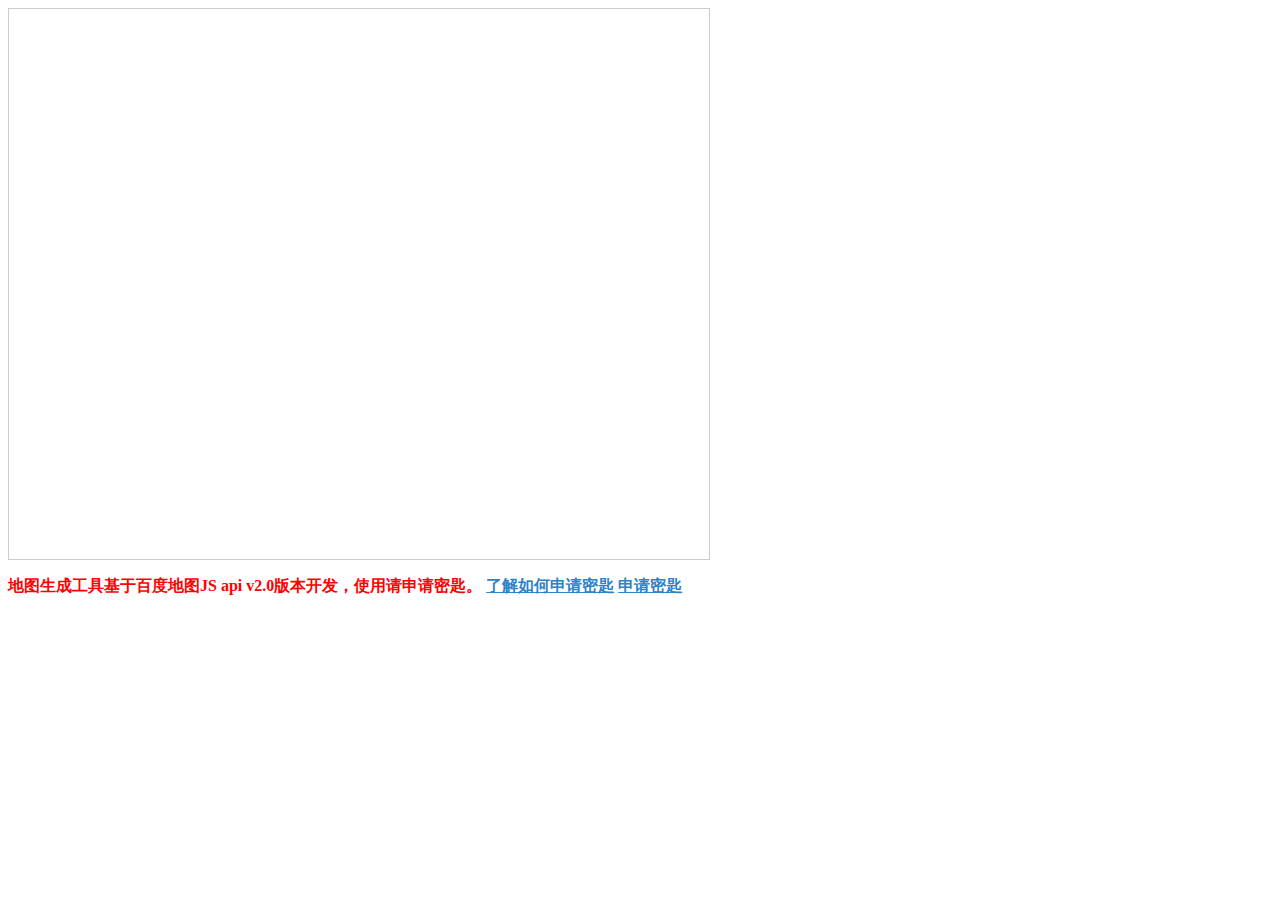
<file: map.html>
<!DOCTYPE html>
<html xmlns="http://www.w3.org/1999/xhtml">
  <head>
    <meta http-equiv="Content-Type" content="text/html; charset=utf-8" />
    <meta name="keywords" content="百度地图,百度地图API，百度地图自定义工具，百度地图所见即所得工具" />
    <meta name="description" content="百度地图API自定义地图，帮助用户在可视化操作下生成百度地图" />
    <title>百度地图API自定义地图</title>
    <!--引用百度地图API-->
    <script type="text/javascript" src="http://api.map.baidu.com/api?v=2.0&ak=OUYt1DAXDnIU06GwGisKIpmv"></script>
  </head>
  
  <body>
    <!--百度地图容器-->
    <div style="width:700px;height:550px;border:#ccc solid 1px;font-size:12px" id="map"></div>
    <p style="color:red;font-weight:600">地图生成工具基于百度地图JS api v2.0版本开发，使用请申请密匙。
      <a href="http://developer.baidu.com/map/index.php?title=jspopular/guide/introduction" style="color:#2f83c7" target="_blank">了解如何申请密匙</a>
      <a href="http://lbsyun.baidu.com/apiconsole/key?application=key" style="color:#2f83c7" target="_blank">申请密匙</a>
    </p>
  </body>
  <script type="text/javascript">
    //创建和初始化地图函数：
    function initMap(){
      createMap();//创建地图
      setMapEvent();//设置地图事件
      addMapControl();//向地图添加控件
      addMapOverlay();//向地图添加覆盖物
    }
    function createMap(){ 
      map = new BMap.Map("map"); 
      map.centerAndZoom(new BMap.Point(114.06219,38.078583),19);
    }
    function setMapEvent(){
      map.enableScrollWheelZoom();
      map.enableKeyboard();
      map.enableDragging();
      map.enableDoubleClickZoom()
    }
    function addClickHandler(target,window){
      target.addEventListener("click",function(){
        target.openInfoWindow(window);
      });
    }
    function addMapOverlay(){
      var markers = [
        {content:"20151020，期待您的降临！",title:"婚礼地点",imageOffset: {width:0,height:3},position:{lat:38.078661,lng:114.062141}}
      ];
      for(var index = 0; index < markers.length; index++ ){
        var point = new BMap.Point(markers[index].position.lng,markers[index].position.lat);
        var marker = new BMap.Marker(point,{icon:new BMap.Icon("http://api.map.baidu.com/lbsapi/createmap/images/icon.png",new BMap.Size(20,25),{
          imageOffset: new BMap.Size(markers[index].imageOffset.width,markers[index].imageOffset.height)
        })});
        var label = new BMap.Label(markers[index].title,{offset: new BMap.Size(25,5)});
        var opts = {
          width: 200,
          title: markers[index].title,
          enableMessage: false
        };
        var infoWindow = new BMap.InfoWindow(markers[index].content,opts);
        marker.setLabel(label);
        addClickHandler(marker,infoWindow);
        map.addOverlay(marker);
      };
    }
    //向地图添加控件
    function addMapControl(){
      var scaleControl = new BMap.ScaleControl({anchor:BMAP_ANCHOR_BOTTOM_LEFT});
      scaleControl.setUnit(BMAP_UNIT_IMPERIAL);
      map.addControl(scaleControl);
      var navControl = new BMap.NavigationControl({anchor:BMAP_ANCHOR_TOP_LEFT,type:BMAP_NAVIGATION_CONTROL_LARGE});
      map.addControl(navControl);
      var overviewControl = new BMap.OverviewMapControl({anchor:BMAP_ANCHOR_BOTTOM_RIGHT,isOpen:true});
      map.addControl(overviewControl);
    }
    var map;
      initMap();
  </script>
</html>
</file>
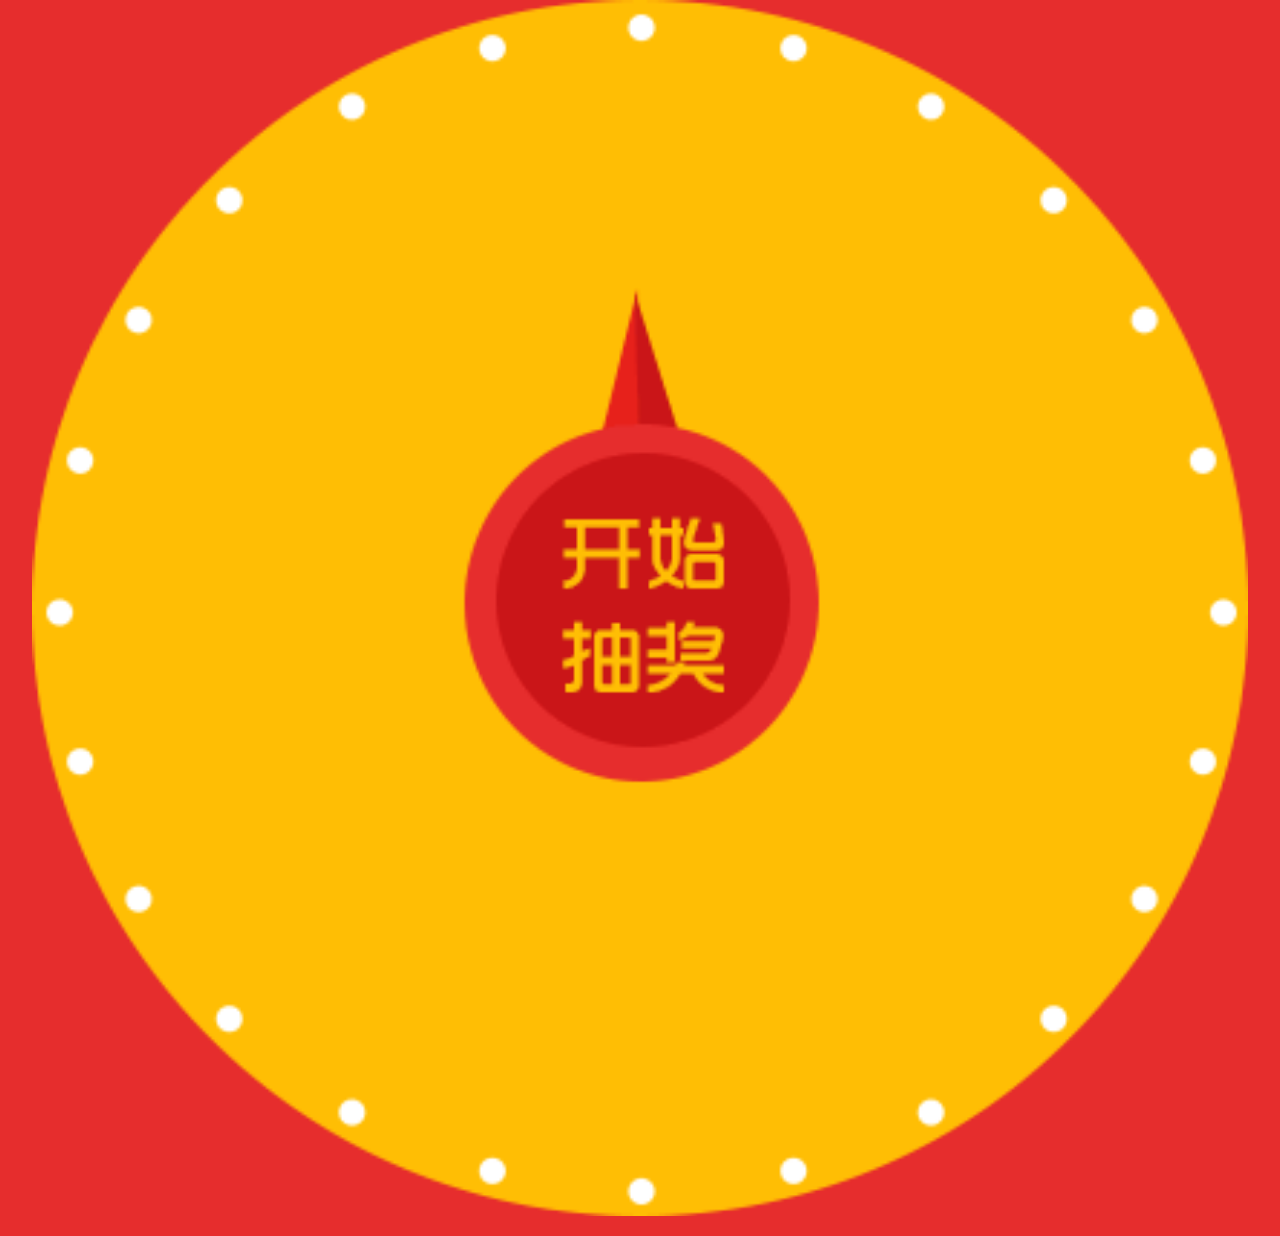
<file: choujiang/indexr.html>
<!DOCTYPE html PUBLIC "-//W3C//DTD XHTML 1.0 Transitional//EN" "http://www.w3.org/TR/xhtml1/DTD/xhtml1-transitional.dtd">
<html xmlns="http://www.w3.org/1999/xhtml">
<head>
<meta http-equiv="Content-Type" content="text/html; charset=utf-8" />
<meta http-equiv="X-UA-Compatible" content="IE=edge">
<meta name="viewport" content="width=device-width, initial-scale=1.0">
<title>Canvas实现微信大转盘抽奖代码 - 优设记（ui3g.com）</title>

<link href="style.css" rel="stylesheet" type="text/css">

<script type="text/javascript" src="js/jquery-1.10.2.js"></script>
<script type="text/javascript" src="js/awardRotate.js"></script>

	<script type="text/javascript" src="http://7wy444.com2.z0.glb.qiniucdn.com/resources/js/layer.m/layer.m.js"></script>
<script type="text/javascript">
var turnplate={
		restaraunts:[],				//大转盘奖品名称
		colors:[],					//大转盘奖品区块对应背景颜色
		outsideRadius:192,			//大转盘外圆的半径
		textRadius:155,				//大转盘奖品位置距离圆心的距离
		insideRadius:68,			//大转盘内圆的半径
		startAngle:0,				//开始角度
		bRotate:false				//false:停止;ture:旋转
};


function drawRouletteWheel() {
  var canvas = document.getElementById("wheelcanvas");
  if (canvas.getContext) {
	  //根据奖品个数计算圆周角度
	  var arc = Math.PI / (turnplate.restaraunts.length/2);
	  var ctx = canvas.getContext("2d");
	  //在给定矩形内清空一个矩形
	  ctx.clearRect(0,0,422,422);
	  //strokeStyle 属性设置或返回用于笔触的颜色、渐变或模式
	  ctx.strokeStyle = "#FFBE04";
	  //font 属性设置或返回画布上文本内容的当前字体属性
	  ctx.font = '16px Microsoft YaHei';
	  for(var i = 0; i < turnplate.restaraunts.length; i++) {
		  var angle = turnplate.startAngle + i * arc;
		  ctx.fillStyle = turnplate.colors[i];
		  ctx.beginPath();
		  //arc(x,y,r,起始角,结束角,绘制方向) 方法创建弧/曲线（用于创建圆或部分圆）
		  ctx.arc(211, 211, turnplate.outsideRadius, angle, angle + arc, false);
		  ctx.arc(211, 211, turnplate.insideRadius, angle + arc, angle, true);
		  ctx.stroke();
		  ctx.fill();
		  //锁画布(为了保存之前的画布状态)
		  ctx.save();

		  //----绘制奖品开始----
		  ctx.fillStyle = "#E5302F";
		  var text = turnplate.restaraunts[i];
		  var line_height = 17;
		  //translate方法重新映射画布上的 (0,0) 位置
		  ctx.translate(211 + Math.cos(angle + arc / 2) * turnplate.textRadius, 211 + Math.sin(angle + arc / 2) * turnplate.textRadius);

		  //rotate方法旋转当前的绘图
		  ctx.rotate(angle + arc / 2 + Math.PI / 2);

		  /** 下面代码根据奖品类型、奖品名称长度渲染不同效果，如字体、颜色、图片效果。(具体根据实际情况改变) **/
		  if(text.indexOf("M")>0){//流量包
			  var texts = text.split("M");
			  for(var j = 0; j<texts.length; j++){
				  ctx.font = j == 0?'bold 20px Microsoft YaHei':'16px Microsoft YaHei';
				  if(j == 0){
					  ctx.fillText(texts[j]+"M", -ctx.measureText(texts[j]+"M").width / 2, j * line_height);
				  }else{
					  ctx.fillText(texts[j], -ctx.measureText(texts[j]).width / 2, j * line_height);
				  }
			  }
		  }else if(text.indexOf("M") == -1 && text.length>6){//奖品名称长度超过一定范围
			  text = text.substring(0,6)+"||"+text.substring(6);
			  var texts = text.split("||");
			  for(var j = 0; j<texts.length; j++){
				  ctx.fillText(texts[j], -ctx.measureText(texts[j]).width / 2, j * line_height);
			  }
		  }else{
			  //在画布上绘制填色的文本。文本的默认颜色是黑色
			  //measureText()方法返回包含一个对象，该对象包含以像素计的指定字体宽度
			  ctx.fillText(text, -ctx.measureText(text).width / 2, 0);
		  }

		  //添加对应图标
		  if(text.indexOf("闪币")>0){
			  var img= document.getElementById("shan-img");
			  img.onload=function(){
				  ctx.drawImage(img,-15,10);
			  };
			  ctx.drawImage(img,-15,10);
		  }else if(text.indexOf("谢谢参与")>=0){
			  var img= document.getElementById("sorry-img");
			  img.onload=function(){
				  ctx.drawImage(img,-15,10);
			  };
			  ctx.drawImage(img,-15,10);
		  }
		  //把当前画布返回（调整）到上一个save()状态之前
		  ctx.restore();
		  //----绘制奖品结束----
	  }
  }
}
$(document).ready(function(){
	
	var loadingLayer = layer.open({
        type: 2,
        time: 10,
        content: '转盘加载中…'
    });
	//动态添加大转盘的奖品与奖品区域背景颜色
	//turnplate.restaraunts = ["50M免费流量包", "10闪币", "谢谢参与", "5闪币", "10M免费流量包",
	 //"20M免费流量包", "20闪币 ","30M免费流量包", "100M免费流量包", "2闪币"];
	//turnplate.colors = ["#FFF4D6", "#FFFFFF", "#FFF4D6", "#FFFFFF","#FFF4D6", "#FFFFFF",
	 //"#FFF4D6", "#FFFFFF","#FFF4D6", "#FFFFFF"];
	 
	 turnplate.restaraunts = ["10M免费流量包",
	 "20M免费流量包", "20闪币 ","30M免费流量包", "100M免费流量包", "2闪币"];
	turnplate.colors = ["#FFF4D6","#FFFFFF",
	 "#FFF4D6", "#FFFFFF","#FFF4D6", "#FFFFFF"];

	drawRouletteWheel();
	$('#wheelcanvas').rotate({
		angle:0,
		animateTo:270+1800,
		duration:300,
		callback:function (){
			$('#wheelcanvas').stopRotate();
			layer.close(loadingLayer);
		}
	});
	var rotateTimeOut = function (){
		$('#wheelcanvas').rotate({
			angle:0, //起始角度
			animateTo:2160, // 结束的角度
			duration:8000, // //转动时间
			callback:function (){
				alert('网络超时，请检查您的网络设置！');
			}
		});
	};

	//旋转转盘 item:奖品位置; txt：提示语;
	var rotateFn = function (item, txt){
		var angles = item * (360 / turnplate.restaraunts.length) - (360 / (turnplate.restaraunts.length*2));
		if(angles<270){
			angles = 270 - angles;
		}else{
			angles = 360 - angles + 270;
		}
		$('#wheelcanvas').stopRotate();
		$('#wheelcanvas').rotate({
			angle:0, //起始角度
			animateTo:angles+1800,
			duration:8000,
			callback:function (){
				alert(txt);
				turnplate.bRotate = !turnplate.bRotate;
			}
		});
	};

	$('.pointer').click(function (){
		if(turnplate.bRotate)return;
		turnplate.bRotate = !turnplate.bRotate;
		//获取随机数(奖品个数范围内)
		var item = rnd(1,turnplate.restaraunts.length);
		//奖品数量等于10,指针落在对应奖品区域的中心角度[252, 216, 180, 144, 108, 72, 36, 360, 324, 288]
		rotateFn(item, turnplate.restaraunts[item-1]);
		/* switch (item) {
			case 1:
				rotateFn(252, turnplate.restaraunts[0]);
				break;
			case 2:
				rotateFn(216, turnplate.restaraunts[1]);
				break;
			case 3:
				rotateFn(180, turnplate.restaraunts[2]);
				break;
			case 4:
				rotateFn(144, turnplate.restaraunts[3]);
				break;
			case 5:
				rotateFn(108, turnplate.restaraunts[4]);
				break;
			case 6:
				rotateFn(72, turnplate.restaraunts[5]);
				break;
			case 7:
				rotateFn(36, turnplate.restaraunts[6]);
				break;
			case 8:
				rotateFn(360, turnplate.restaraunts[7]);
				break;
			case 9:
				rotateFn(324, turnplate.restaraunts[8]);
				break;
			case 10:
				rotateFn(288, turnplate.restaraunts[9]);
				break;
		} */
		console.log(item);
	});
});

function rnd(n, m){
	var random = Math.floor(Math.random()*(m-n+1)+n);
	return random;

}

</script>
</head>
<body style="background:#e62d2d;overflow-x:hidden;">
    <img src="images/1.png" id="shan-img" style="display:none;" />
    <img src="images/2.png" id="sorry-img" style="display:none;" />
	<div class="banner">
		<div class="turnplate" style="background-image:url(images/turnplate-bg.png);background-size:100% 100%;">
			<canvas class="item" id="wheelcanvas" width="422px" height="422px"></canvas>
			<img class="pointer" src="images/turnplate-pointer.png"/>
		</div>
	</div>
</body>
</html>
</file>
<file: choujiang/style.css>
﻿body,ul,ol,li,p,h1,h2,h3,h4,h5,h6,form,fieldset,table,td,img,div{margin:0;padding:0;border:0;}
body{color:#333; font-size:12px;font-family:"Microsoft YaHei"}
ul,ol{list-style-type:none;}
select,input,img,select{vertical-align:middle;}
input{ font-size:12px;}
a{ text-decoration:none; color:#000;}
a:hover{color:#c00; text-decoration:none;}
.clear{clear:both;}

/* 大转盘样式 */
.banner{display:block;width:95%;margin-left:auto;margin-right:auto;margin-bottom: 20px;}
.banner .turnplate{display:block;width:100%;position:relative;}
.banner .turnplate canvas.item{width:100%;}
.banner .turnplate img.pointer{position:absolute;width:31.5%;height:42.5%;left:34.6%;top:23%;}
</file>
